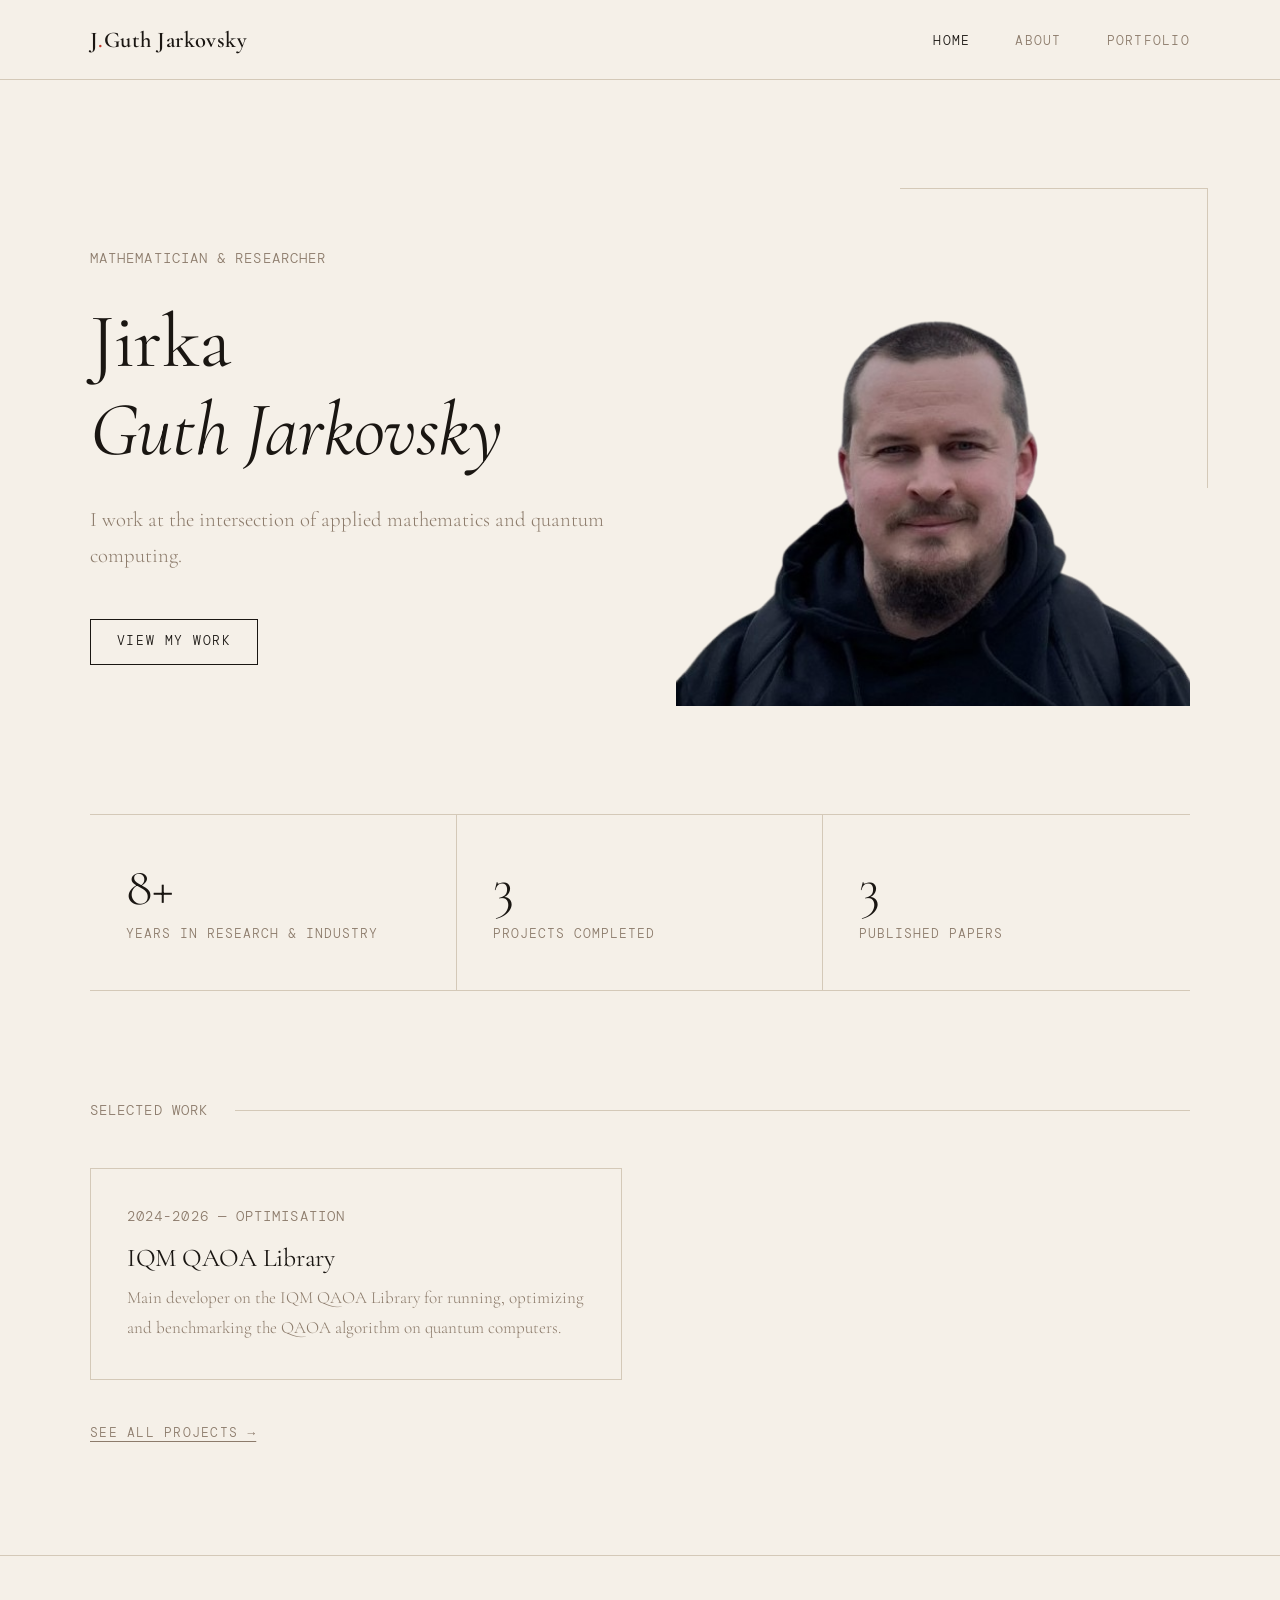
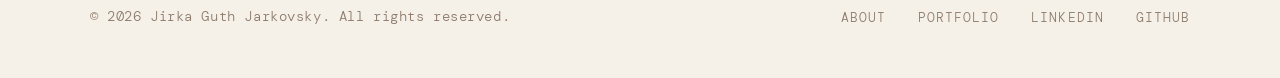
<file: index.html>
<!DOCTYPE html>
<html lang="en">
<head>
  <meta charset="UTF-8" />
  <meta name="viewport" content="width=device-width, initial-scale=1.0" />
  <title>Jirka Guth Jarkovsky — Mathematician</title>
  <meta name="description" content="Personal website of Jirka Guth Jarkovsky — mathematician, researcher, and physicist." />
  <link rel="icon" href="assets/icons/favicon.ico" />
  <link rel="stylesheet" href="css/style.css" />
</head>
<body class="page-wrapper">

  <!-- ── Navigation ── -->
  <nav>
    <div class="container">
      <a href="index.html" class="nav-logo">J<span>.</span>Guth Jarkovsky</a>
      <ul class="nav-links">
        <li><a href="index.html" class="active">Home</a></li>
        <li><a href="about.html">About</a></li>
        <li><a href="portfolio.html">Portfolio</a></li>
      </ul>
    </div>
  </nav>

  <main>
    <div class="container">

      <!-- ── Hero ── -->
      <section class="hero">
        <div class="hero-text">
          <span class="mono">Mathematician &amp; Researcher</span>
          <h1>Jirka<br /><em>Guth Jarkovsky</em></h1>
          <p>
            I work at the intersection of applied mathematics and quantum computing.
          </p>
          <a href="portfolio.html" class="hero-cta">View my work</a>
        </div>

        <div class="hero-image">
          <img
            src="assets/images/face_photo.png"
            alt="Portrait of Jirka Guth Jarkovsky"
            width="500"
            height="500"
          />
        </div>
      </section>

      <!-- ── Highlights ── -->
      <section class="highlights">
        <div class="highlight-item">
          <div class="number">8+</div>
          <p>Years in research &amp; industry</p>
        </div>
        <div class="highlight-item">
          <div class="number">3</div>
          <p>Projects completed</p>
        </div>
        <div class="highlight-item">
          <div class="number">3</div>
          <p>Published papers</p>
        </div>
      </section>

      <!-- ── Selected work ── -->
      <section>
        <div class="section-label">
          <span class="mono">Selected work</span>
        </div>

        <div class="home-projects">

          <div class="project-card-sm">
            <span class="mono">2024-2026 — Optimisation</span>
            <h3>IQM QAOA Library</h3>
            <p>
              Main developer on the IQM QAOA Library for running, optimizing and benchmarking the QAOA algorithm on quantum computers.
            </p>
          </div>


        </div>

        <a href="portfolio.html" class="view-all">See all projects →</a>
      </section>

    </div>
  </main>

  <!-- ── Footer ── -->
  <footer>
    <div class="container">
      <p>© 2026 Jirka Guth Jarkovsky. All rights reserved.</p>
      <ul class="footer-links">
        <li><a href="about.html">About</a></li>
        <li><a href="portfolio.html">Portfolio</a></li>
        <!-- Add your real links below -->
        <li><a href="https://www.linkedin.com/in/guthjarkovsky/" target="_blank" rel="noopener">LinkedIn</a></li>
        <li><a href="https://github.com/JiriGuthJarkovsky" target="_blank" rel="noopener">GitHub</a></li>
      </ul>
    </div>
  </footer>

</body>
</html>
</file>
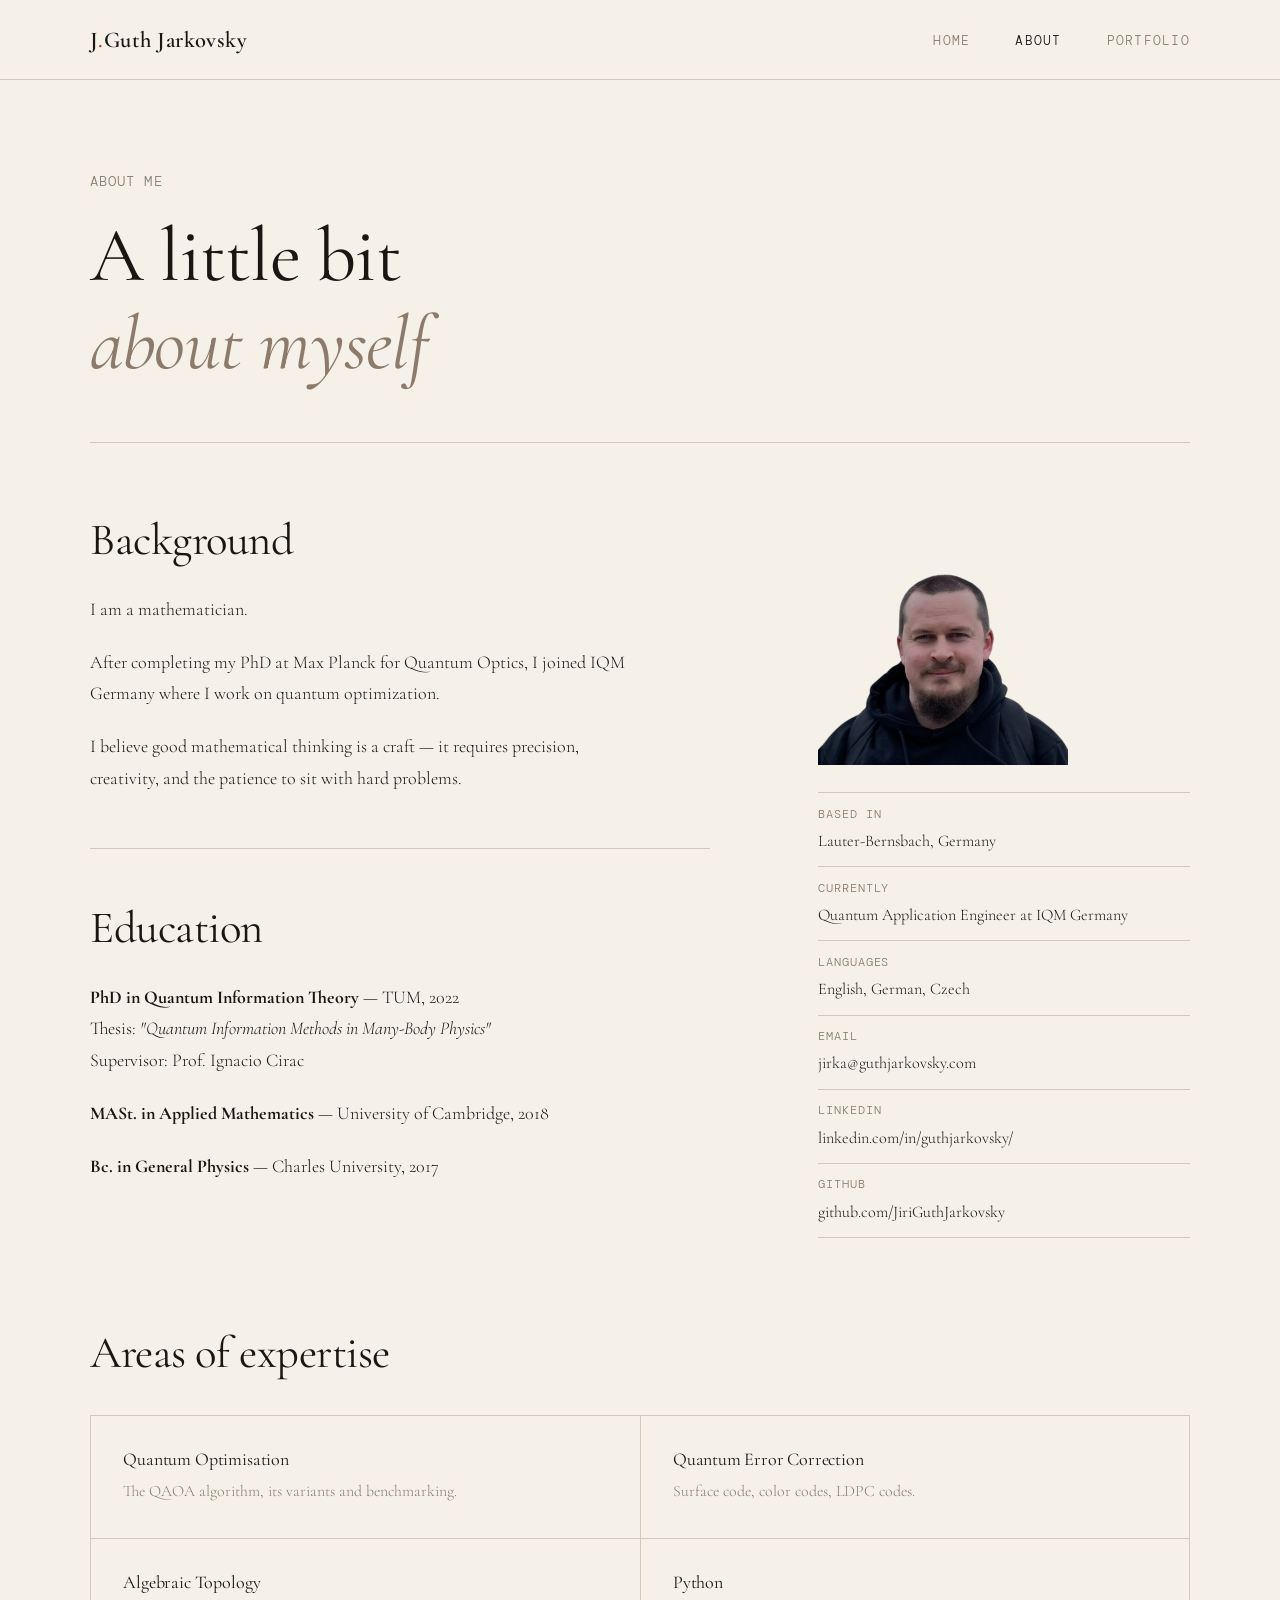
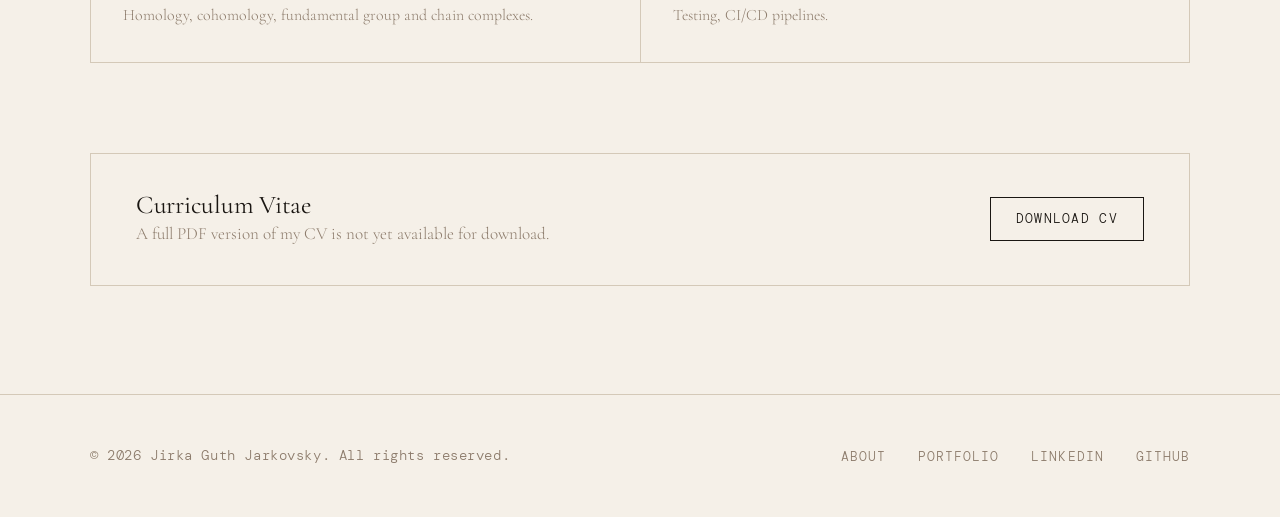
<file: about.html>
<!DOCTYPE html>
<html lang="en">
<head>
  <meta charset="UTF-8" />
  <meta name="viewport" content="width=device-width, initial-scale=1.0" />
  <title>About — Jirka Guth Jarkovsky</title>
  <meta name="description" content="About Jirka Guth Jarkovsky — background, expertise, and interests." />
  <link rel="icon" href="assets/icons/favicon.ico" />
  <link rel="stylesheet" href="css/style.css" />
</head>
<body class="page-wrapper">

  <!-- ── Navigation ── -->
  <nav>
    <div class="container">
      <a href="index.html" class="nav-logo">J<span>.</span>Guth Jarkovsky</a>
      <ul class="nav-links">
        <li><a href="index.html">Home</a></li>
        <li><a href="about.html" class="active">About</a></li>
        <li><a href="portfolio.html">Portfolio</a></li>
      </ul>
    </div>
  </nav>

  <main>
    <div class="container">

      <!-- ── Page header ── -->
      <header class="page-header">
        <span class="mono">About me</span>
        <h1>A little bit<br /><em>about myself</em></h1>
      </header>

      <!-- ── Bio + sidebar ── -->
      <section class="about-grid">

        <div class="about-bio">
          <h2>Background</h2>

          <p>
            I am a mathematician.
          </p>

          <p>
            After completing my PhD at Max Planck for Quantum Optics, I joined IQM Germany
            where I work on quantum optimization.
          </p>

          <p>
            I believe good mathematical thinking is a craft — it requires
            precision, creativity, and the patience to sit with hard problems.
          </p>

          <hr />

          <h2>Education</h2>

          <p>
            <strong>PhD in Quantum Information Theory</strong> — TUM, 2022<br />
            Thesis: <em>"Quantum Information Methods in Many-Body Physics"</em><br />
            Supervisor: Prof. Ignacio Cirac
          </p>

          <p>
            <strong>MASt. in Applied Mathematics</strong> — University of Cambridge, 2018<br />
          </p>

          <p>
            <strong>Bc. in General Physics</strong> — Charles University, 2017
          </p>

        </div>

        <!-- ── Sidebar ── -->
        <aside class="about-sidebar">

          <img
            class="about-photo"
            src="assets/images/face_photo.png"
            alt="Jirka Guth Jarkovsky"
            width="250"
            height="250"
          />

          <ul class="sidebar-list">
            <li>
              <span class="label">Based in</span>
              Lauter-Bernsbach, Germany
            </li>
            <li>
              <span class="label">Currently</span>
              Quantum Application Engineer at IQM Germany
            </li>
            <li>
              <span class="label">Languages</span>
              English, German, Czech
            </li>
            <li>
              <span class="label">Email</span>
              jirka@guthjarkovsky.com
            </li>
            <li>
              <span class="label">LinkedIn</span>
              <a href="https://www.linkedin.com/in/guthjarkovsky/" target="_blank" rel="noopener">
                linkedin.com/in/guthjarkovsky/
              </a>
            </li>
            <li>
              <span class="label">GitHub</span>
              <a href="https://github.com/JiriGuthJarkovsky" target="_blank" rel="noopener">
                github.com/JiriGuthJarkovsky
              </a>
            </li>
          </ul>
        </aside>

      </section>

      <!-- ── Areas of expertise ── -->
      <section class="expertise-section">
        <h2>Areas of expertise</h2>

        <div class="expertise-grid">

          <div class="expertise-item">
            <h4>Quantum Optimisation</h4>
            <p>The QAOA algorithm, its variants and benchmarking.</p>
          </div>

          <div class="expertise-item">
            <h4>Quantum Error Correction</h4>
            <p>Surface code, color codes, LDPC codes.</p>
          </div>

          <div class="expertise-item">
            <h4>Algebraic Topology</h4>
            <p>Homology, cohomology, fundamental group and chain complexes.</p>
          </div>

          <div class="expertise-item">
            <h4>Python</h4>
            <p>Testing, CI/CD pipelines.</p>
          </div>



        </div>
      </section>

      <!-- ── CV download ── -->
      <div class="cv-strip">
        <div>
          <h3>Curriculum Vitae</h3>
          <p>A full PDF version of my CV is not yet available for download.</p>
        </div>
        <a href="assets/resume.pdf" class="btn-outline" download>Download CV</a>
      </div>

    </div>
  </main>

  <!-- ── Footer ── -->
  <footer>
    <div class="container">
      <p>© 2026 Jirka Guth Jarkovsky. All rights reserved.</p>
      <ul class="footer-links">
        <li><a href="about.html">About</a></li>
        <li><a href="portfolio.html">Portfolio</a></li>
        <li><a href="https://www.linkedin.com/in/guthjarkovsky/" target="_blank" rel="noopener">LinkedIn</a></li>
        <li><a href="https://github.com/JiriGuthJarkovsky" target="_blank" rel="noopener">GitHub</a></li>
      </ul>
    </div>
  </footer>

</body>
</html>
</file>
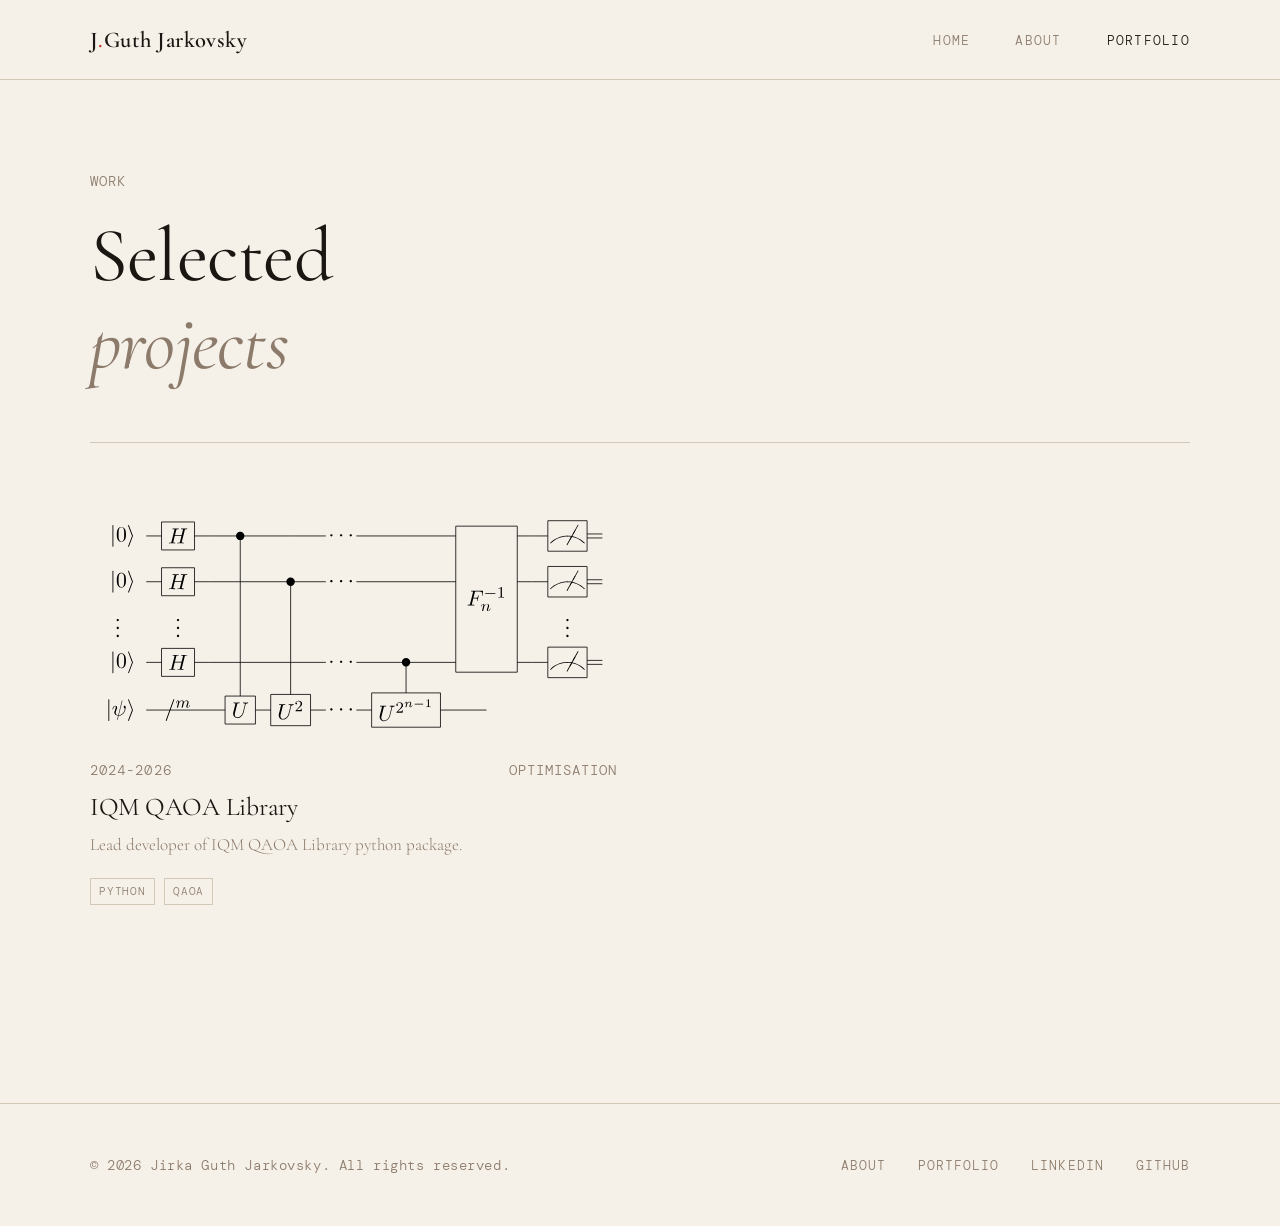
<file: portfolio.html>
<!DOCTYPE html>
<html lang="en">
<head>
  <meta charset="UTF-8" />
  <meta name="viewport" content="width=device-width, initial-scale=1.0" />
  <title>Portfolio — Jirka Guth Jarkovsky</title>
  <meta name="description" content="Selected projects and case studies by Jirka Guth Jarkovsky — mathematics, data science, and consulting." />
  <link rel="icon" href="assets/icons/favicon.ico" />
  <link rel="stylesheet" href="css/style.css" />
</head>
<body class="page-wrapper">

  <!-- ── Navigation ── -->
  <nav>
    <div class="container">
      <a href="index.html" class="nav-logo">J<span>.</span>Guth Jarkovsky</a>
      <ul class="nav-links">
        <li><a href="index.html">Home</a></li>
        <li><a href="about.html">About</a></li>
        <li><a href="portfolio.html" class="active">Portfolio</a></li>
      </ul>
    </div>
  </nav>

  <main>
    <div class="container">

      <!-- ── Page header ── -->
      <header class="page-header">
        <span class="mono">Work</span>
        <h1>Selected<br /><em>projects</em></h1>
      </header>

      <!-- ── Project grid ── -->
      <section class="portfolio-grid">

        <!-- Project 1 -->
        <article class="project-card">
          <img
            class="project-thumb"
            src="assets/images/QPE.svg"
            alt="Quantum circuit visualization"
            width="504"
            height="219"
          />
          <div class="project-meta">
            <span class="mono">2024-2026</span>
            <span class="mono">Optimisation</span>
          </div>
          <h3>IQM QAOA Library</h3>
          <p>
            Lead developer of IQM QAOA Library python package.
          </p>
          <ul class="tag-list">
            <li>Python</li>
            <li>QAOA</li>
          </ul>
        </article>

      </section>

    </div>
  </main>

  <!-- ── Footer ── -->
  <footer>
    <div class="container">
      <p>© 2026 Jirka Guth Jarkovsky. All rights reserved.</p>
      <ul class="footer-links">
        <li><a href="about.html">About</a></li>
        <li><a href="portfolio.html">Portfolio</a></li>
        <li><a href="https://www.linkedin.com/in/guthjarkovsky/" target="_blank" rel="noopener">LinkedIn</a></li>
        <li><a href="https://github.com/JiriGuthJarkovsky" target="_blank" rel="noopener">GitHub</a></li>
      </ul>
    </div>
  </footer>

</body>
</html>
</file>
<file: css/style.css>
/* ============================================================
   GLOBAL STYLES
   ============================================================ */

@import url('https://fonts.googleapis.com/css2?family=Cormorant+Garamond:ital,wght@0,300;0,400;0,600;1,300;1,400&family=DM+Mono:wght@300;400&display=swap');

:root {
  --cream:     #F5F0E8;
  --ink:       #1A1612;
  --warm-mid:  #8C7B6B;
  --accent:    #C0392B;
  --rule:      #D4C9B8;
  --font-serif: 'Cormorant Garamond', Georgia, serif;
  --font-mono:  'DM Mono', 'Courier New', monospace;
}

*, *::before, *::after {
  box-sizing: border-box;
  margin: 0;
  padding: 0;
}

html {
  font-size: 18px;
  scroll-behavior: smooth;
}

body {
  background-color: var(--cream);
  color: var(--ink);
  font-family: var(--font-serif);
  font-weight: 300;
  line-height: 1.75;
  min-height: 100vh;
}

/* ── Typography ── */
h1, h2, h3, h4 {
  font-weight: 400;
  line-height: 1.15;
  letter-spacing: -0.01em;
}

h1 { font-size: clamp(2.8rem, 6vw, 5rem); }
h2 { font-size: clamp(1.8rem, 3.5vw, 2.8rem); }
h3 { font-size: clamp(1.2rem, 2vw, 1.6rem); }

p { max-width: 62ch; }

a {
  color: inherit;
  text-decoration: none;
}

em { font-style: italic; }

/* ── Horizontal rule ── */
hr {
  border: none;
  border-top: 1px solid var(--rule);
  margin: 3rem 0;
}

/* ── Utility ── */
.mono {
  font-family: var(--font-mono);
  font-size: 0.75rem;
  letter-spacing: 0.08em;
  text-transform: uppercase;
  color: var(--warm-mid);
}

.accent { color: var(--accent); }

/* ============================================================
   LAYOUT
   ============================================================ */

.container {
  width: min(1100px, 92vw);
  margin-inline: auto;
}

.page-wrapper {
  display: flex;
  flex-direction: column;
  min-height: 100vh;
}

main {
  flex: 1;
}

/* ============================================================
   NAVIGATION
   ============================================================ */

nav {
  position: sticky;
  top: 0;
  z-index: 100;
  background-color: var(--cream);
  border-bottom: 1px solid var(--rule);
  padding: 1.1rem 0;
  animation: fadeDown 0.6s ease both;
}

nav .container {
  display: flex;
  align-items: center;
  justify-content: space-between;
}

.nav-logo {
  font-family: var(--font-serif);
  font-size: 1.25rem;
  font-weight: 600;
  letter-spacing: 0.02em;
}

.nav-logo span {
  color: var(--accent);
}

.nav-links {
  display: flex;
  gap: 2.5rem;
  list-style: none;
}

.nav-links a {
  font-family: var(--font-mono);
  font-size: 0.7rem;
  letter-spacing: 0.1em;
  text-transform: uppercase;
  color: var(--warm-mid);
  transition: color 0.2s;
}

.nav-links a:hover,
.nav-links a.active {
  color: var(--ink);
}

/* ============================================================
   FOOTER
   ============================================================ */

footer {
  border-top: 1px solid var(--rule);
  padding: 2.5rem 0;
  margin-top: 6rem;
}

footer .container {
  display: flex;
  justify-content: space-between;
  align-items: center;
  flex-wrap: wrap;
  gap: 1rem;
}

footer p {
  font-size: 0.8rem;
  color: var(--warm-mid);
  font-family: var(--font-mono);
  letter-spacing: 0.04em;
  max-width: none;
}

.footer-links {
  display: flex;
  gap: 1.8rem;
  list-style: none;
}

.footer-links a {
  font-family: var(--font-mono);
  font-size: 0.7rem;
  letter-spacing: 0.08em;
  text-transform: uppercase;
  color: var(--warm-mid);
  transition: color 0.2s;
}

.footer-links a:hover {
  color: var(--ink);
}

/* ============================================================
   PAGE HEADER (shared section title style)
   ============================================================ */

.page-header {
  padding: 5rem 0 3rem;
  border-bottom: 1px solid var(--rule);
  margin-bottom: 4rem;
  animation: fadeUp 0.7s ease both;
}

.page-header .mono {
  display: block;
  margin-bottom: 1rem;
}

.page-header h1 em {
  color: var(--warm-mid);
}

/* ============================================================
   INDEX — HERO
   ============================================================ */

.hero {
  display: grid;
  grid-template-columns: 1fr 1fr;
  gap: 4rem;
  align-items: center;
  padding: 7rem 0 6rem;
  animation: fadeUp 0.8s ease both;
}

.hero-text .mono {
  display: block;
  margin-bottom: 1.5rem;
}

.hero-text h1 {
  margin-bottom: 1.5rem;
}

.hero-text p {
  font-size: 1.15rem;
  color: var(--warm-mid);
  margin-bottom: 2.5rem;
}

.hero-cta {
  display: inline-block;
  font-family: var(--font-mono);
  font-size: 0.72rem;
  letter-spacing: 0.12em;
  text-transform: uppercase;
  border: 1px solid var(--ink);
  padding: 0.8em 2em;
  transition: background 0.2s, color 0.2s;
}

.hero-cta:hover {
  background: var(--ink);
  color: var(--cream);
}

.hero-image {
  position: relative;
}

.hero-image img {
  width: 100%;
  aspect-ratio: 1/1;
  object-fit: cover;
  display: block;
  filter: grayscale(20%);
}

/* decorative corner */
.hero-image::before {
  content: '';
  position: absolute;
  top: -1rem;
  right: -1rem;
  width: 60%;
  height: 60%;
  border-top: 1px solid var(--rule);
  border-right: 1px solid var(--rule);
  pointer-events: none;
}

/* ── Highlights row ── */
.highlights {
  display: grid;
  grid-template-columns: repeat(3, 1fr);
  gap: 0;
  border-top: 1px solid var(--rule);
  border-bottom: 1px solid var(--rule);
  margin-bottom: 6rem;
  animation: fadeUp 0.9s 0.1s ease both;
}

.highlight-item {
  padding: 2.5rem 2rem;
  border-right: 1px solid var(--rule);
}

.highlight-item:last-child {
  border-right: none;
}

.highlight-item .number {
  font-size: 3rem;
  font-weight: 300;
  line-height: 1;
  margin-bottom: 0.5rem;
}

.highlight-item p {
  font-family: var(--font-mono);
  font-size: 0.7rem;
  letter-spacing: 0.08em;
  text-transform: uppercase;
  color: var(--warm-mid);
}

/* ── Recent work teaser ── */
.section-label {
  display: flex;
  align-items: center;
  gap: 1.5rem;
  margin-bottom: 2.5rem;
}

.section-label::after {
  content: '';
  flex: 1;
  height: 1px;
  background: var(--rule);
}

.home-projects {
  display: grid;
  grid-template-columns: repeat(2, 1fr);
  gap: 2rem;
  margin-bottom: 2rem;
}

.project-card-sm {
  border: 1px solid var(--rule);
  padding: 2rem;
  transition: border-color 0.2s;
}

.project-card-sm:hover {
  border-color: var(--ink);
}

.project-card-sm .mono {
  display: block;
  margin-bottom: 0.8rem;
}

.project-card-sm h3 {
  margin-bottom: 0.6rem;
}

.project-card-sm p {
  font-size: 0.95rem;
  color: var(--warm-mid);
}

.view-all {
  font-family: var(--font-mono);
  font-size: 0.7rem;
  letter-spacing: 0.1em;
  text-transform: uppercase;
  color: var(--warm-mid);
  text-decoration: underline;
  text-underline-offset: 4px;
  transition: color 0.2s;
}

.view-all:hover { color: var(--ink); }

/* ============================================================
   ABOUT PAGE
   ============================================================ */

.about-grid {
  display: grid;
  grid-template-columns: 5fr 3fr;
  gap: 6rem;
  align-items: start;
  margin-bottom: 5rem;
}

.about-bio h2 {
  margin-bottom: 1.5rem;
}

.about-bio p {
  margin-bottom: 1.2rem;
  color: var(--ink);
}

.about-sidebar {
  position: sticky;
  top: 6rem;
}

.about-photo {
  width: 100%;
  max-width: 250px;
  aspect-ratio: 1/1;
  display: block;
  margin-bottom: 1.5rem;
  filter: grayscale(15%);
}

.sidebar-list {
  list-style: none;
}

.sidebar-list li {
  padding: 0.6rem 0;
  border-bottom: 1px solid var(--rule);
  font-size: 0.9rem;
}

.sidebar-list li:first-child {
  border-top: 1px solid var(--rule);
}

.sidebar-list .label {
  font-family: var(--font-mono);
  font-size: 0.65rem;
  letter-spacing: 0.08em;
  text-transform: uppercase;
  color: var(--warm-mid);
  display: block;
  margin-bottom: 0.15rem;
}

/* ── Skills / areas ── */
.expertise-section {
  margin-bottom: 5rem;
}

.expertise-section h2 {
  margin-bottom: 2rem;
}

.expertise-grid {
  display: grid;
  grid-template-columns: repeat(2, 1fr);
  gap: 1px;
  background: var(--rule);
  border: 1px solid var(--rule);
}

.expertise-item {
  background: var(--cream);
  padding: 1.8rem;
}

.expertise-item h4 {
  margin-bottom: 0.5rem;
  font-size: 1rem;
}

.expertise-item p {
  font-size: 0.88rem;
  color: var(--warm-mid);
}

/* ── CV download ── */
.cv-strip {
  display: flex;
  align-items: center;
  justify-content: space-between;
  border: 1px solid var(--rule);
  padding: 2rem 2.5rem;
  gap: 2rem;
  flex-wrap: wrap;
}

.cv-strip p {
  max-width: none;
  color: var(--warm-mid);
  font-size: 0.95rem;
}

.btn-outline {
  flex-shrink: 0;
  font-family: var(--font-mono);
  font-size: 0.7rem;
  letter-spacing: 0.1em;
  text-transform: uppercase;
  border: 1px solid var(--ink);
  padding: 0.8em 2em;
  transition: background 0.2s, color 0.2s;
  white-space: nowrap;
}

.btn-outline:hover {
  background: var(--ink);
  color: var(--cream);
}

/* ============================================================
   PORTFOLIO PAGE
   ============================================================ */

.portfolio-grid {
  display: grid;
  grid-template-columns: repeat(2, 1fr);
  gap: 3rem 2.5rem;
  margin-bottom: 5rem;
}

.project-card {
  animation: fadeUp 0.6s ease both;
}

.project-card:nth-child(2) { animation-delay: 0.08s; }
.project-card:nth-child(3) { animation-delay: 0.16s; }
.project-card:nth-child(4) { animation-delay: 0.24s; }

.project-thumb {
  width: 100%;
  display: block;
  margin-bottom: 1.4rem;
  filter: grayscale(10%);
  transition: filter 0.3s;
}

.project-card:hover .project-thumb {
  filter: grayscale(0%);
}

.project-meta {
  display: flex;
  justify-content: space-between;
  align-items: baseline;
  margin-bottom: 0.5rem;
}

.project-card h3 {
  margin-bottom: 0.5rem;
}

.project-card p {
  font-size: 0.95rem;
  color: var(--warm-mid);
  margin-bottom: 1rem;
}

.tag-list {
  display: flex;
  flex-wrap: wrap;
  gap: 0.5rem;
  list-style: none;
}

.tag-list li {
  font-family: var(--font-mono);
  font-size: 0.62rem;
  letter-spacing: 0.08em;
  text-transform: uppercase;
  border: 1px solid var(--rule);
  padding: 0.25em 0.7em;
  color: var(--warm-mid);
}

/* ============================================================
   ANIMATIONS
   ============================================================ */

@keyframes fadeUp {
  from { opacity: 0; transform: translateY(18px); }
  to   { opacity: 1; transform: translateY(0); }
}

@keyframes fadeDown {
  from { opacity: 0; transform: translateY(-10px); }
  to   { opacity: 1; transform: translateY(0); }
}

/* ============================================================
   RESPONSIVE
   ============================================================ */

@media (max-width: 800px) {
  .hero {
    grid-template-columns: 1fr;
    padding: 4rem 0 3rem;
  }
  .hero-image { order: -1; }
  .hero-image img { aspect-ratio: 4/3; }

  .highlights { grid-template-columns: 1fr; }
  .highlight-item { border-right: none; border-bottom: 1px solid var(--rule); }
  .highlight-item:last-child { border-bottom: none; }

  .home-projects { grid-template-columns: 1fr; }

  .about-grid { grid-template-columns: 1fr; gap: 3rem; }
  .about-sidebar { position: static; }

  .expertise-grid { grid-template-columns: 1fr; }

  .portfolio-grid { grid-template-columns: 1fr; }

  .nav-links { gap: 1.5rem; }
}

@media (max-width: 500px) {
  .nav-links { display: none; }
}
</file>
